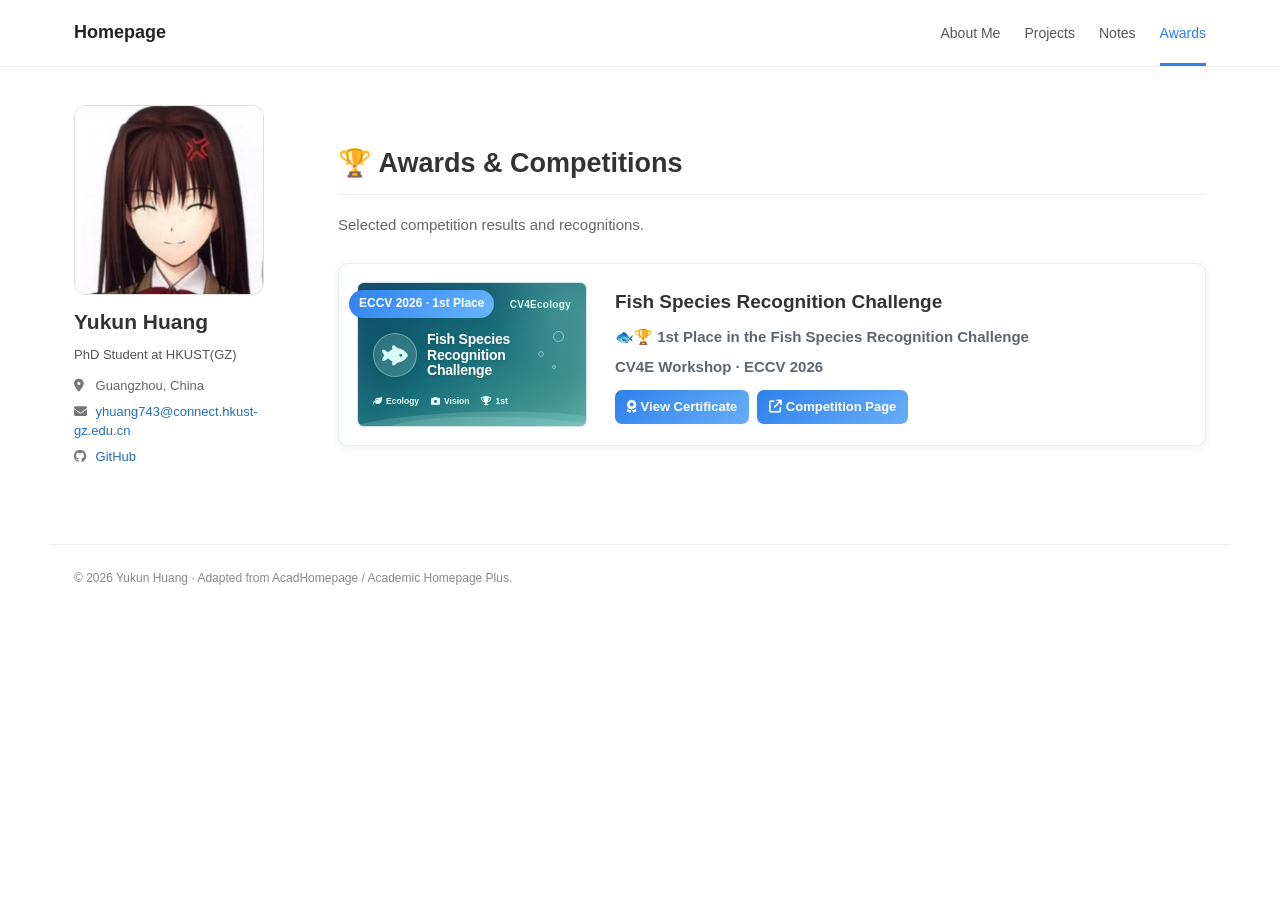
<file: awards.html>
<!doctype html><html lang="en"><head><meta charset="utf-8"><meta name="viewport" content="width=device-width,initial-scale=1"><link rel="icon" type="image/svg+xml" href="assets/images/favicon.svg"><title>Yukun Huang</title><link rel="stylesheet" href="styles.css"><link rel="stylesheet" href="https://cdnjs.cloudflare.com/ajax/libs/font-awesome/6.5.2/css/all.min.css"></head><body><header class="masthead"><div class="masthead-inner"><a class="home-link" href="index.html">Homepage</a><nav class="main-nav"><a href="index.html">About Me</a><a href="projects.html">Projects</a><a href="notes.html">Notes</a><a class="active" href="awards.html">Awards</a></nav></div></header><div class="site-shell"><aside class="sidebar"><img class="avatar" src="assets/images/profile.jpg" alt="Yukun Huang (Charli) avatar" style="object-fit:contain;padding:0;display:block;background:#fff;"><h2>Yukun Huang</h2><p class="sidebar-bio">PhD Student at HKUST(GZ)</p><ul class="profile-list"><li><i class="fa-solid fa-location-dot"></i> Guangzhou, China</li><li><a href="mailto:yhuang743@connect.hkust-gz.edu.cn"><i class="fa-solid fa-envelope"></i> yhuang743@connect.hkust-gz.edu.cn</a></li><li><a href="https://github.com/huangyukun26" target="_blank" rel="noreferrer"><i class="fa-brands fa-github"></i> GitHub</a></li></ul></aside><main class="page-content"><h1 class="page-title">🏆 Awards & Competitions</h1><p class="page-subtitle">Selected competition results and recognitions.</p><div class="paper-box floating-card"><div class="paper-box-image"><div class="badge">ECCV 2026 · 1st Place</div><div class="cv4e-cover" aria-label="CV4Ecology Fish Species Recognition Challenge cover"><div class="cv4e-top" style="justify-content:flex-end"><span class="cv4e-mini">CV4Ecology</span></div><div class="cv4e-center"><div class="cv4e-icon"><i class="fa-solid fa-fish-fins"></i></div><div><div class="cv4e-title">Fish Species</div><div class="cv4e-title">Recognition Challenge</div></div></div><div class="cv4e-bottom"><span><i class="fa-solid fa-leaf"></i> Ecology</span><span><i class="fa-solid fa-camera"></i> Vision</span><span><i class="fa-solid fa-trophy"></i> 1st</span></div><span class="cv4e-bubble b1"></span><span class="cv4e-bubble b2"></span><span class="cv4e-bubble b3"></span><span class="cv4e-wave w1"></span><span class="cv4e-wave w2"></span></div></div><div class="paper-box-text"><h3>Fish Species Recognition Challenge</h3><p><strong>🐟🏆 1st Place in the Fish Species Recognition Challenge</strong></p><p><strong>CV4E Workshop · ECCV 2026</strong></p><div class="award-actions"><button type="button" class="btn-accent certificate-trigger" data-certificate-open><i class="fa-solid fa-award"></i> View Certificate</button><a class="btn-accent" href="https://www.codabench.org/competitions/16815/#/pages-tab" target="_blank" rel="noreferrer"><i class="fa-solid fa-arrow-up-right-from-square"></i> Competition Page</a></div></div></div></main></div><div class="certificate-modal" id="certificate-modal" aria-hidden="true"><div class="certificate-dialog" role="dialog" aria-modal="true" aria-labelledby="certificate-title"><div class="certificate-topbar"><div><span class="certificate-kicker">Official Certificate</span><h2 id="certificate-title">1st Place · CV4E Workshop, ECCV 2026</h2></div><button class="certificate-close" type="button" aria-label="Close certificate" data-certificate-close><i class="fa-solid fa-xmark"></i></button></div><div class="certificate-frame"><img src="assets/images/cv4e-first-place-certificate.jpg" alt="First place certificate presented to Yukun Huang for the Fish Species Recognition Challenge at the CV4E Workshop, ECCV 2026"></div><div class="certificate-caption"><i class="fa-solid fa-circle-check"></i><span>Presented to Yukun Huang for achieving first place in the Fish Species Recognition Challenge.</span></div></div></div><script>(()=>{const modal=document.getElementById('certificate-modal');const openBtn=document.querySelector('[data-certificate-open]');const closeBtn=modal?.querySelector('[data-certificate-close]');if(!modal||!openBtn||!closeBtn)return;const open=()=>{modal.classList.add('is-open');modal.setAttribute('aria-hidden','false');document.body.classList.add('modal-open');closeBtn.focus()};const close=()=>{modal.classList.remove('is-open');modal.setAttribute('aria-hidden','true');document.body.classList.remove('modal-open');openBtn.focus()};openBtn.addEventListener('click',open);closeBtn.addEventListener('click',close);modal.addEventListener('click',e=>{if(e.target===modal)close()});document.addEventListener('keydown',e=>{if(e.key==='Escape'&&modal.classList.contains('is-open'))close()})})();</script><footer class="site-footer">© 2026 Yukun Huang · Adapted from AcadHomepage / Academic Homepage Plus.</footer></body></html>
</file>
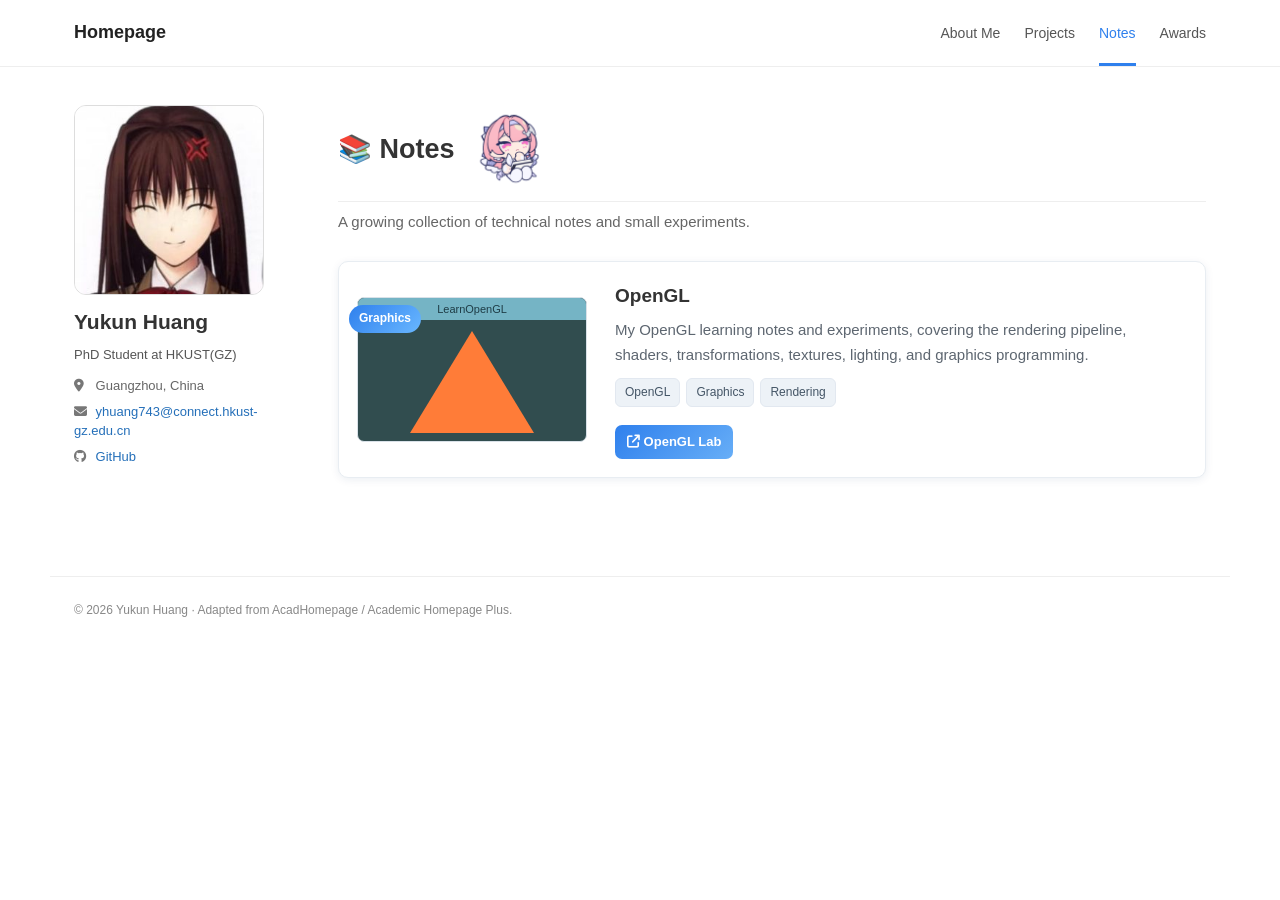
<file: notes.html>
<!doctype html><html lang="en"><head><meta charset="utf-8"><meta name="viewport" content="width=device-width,initial-scale=1"><link rel="icon" type="image/svg+xml" href="assets/images/favicon.svg"><title>Yukun Huang</title><link rel="stylesheet" href="styles.css"><link rel="stylesheet" href="gif.css"><link rel="stylesheet" href="https://cdnjs.cloudflare.com/ajax/libs/font-awesome/6.5.2/css/all.min.css"></head><body><header class="masthead"><div class="masthead-inner"><a class="home-link" href="index.html">Homepage</a><nav class="main-nav"><a href="index.html">About Me</a><a href="projects.html">Projects</a><a class="active" href="notes.html">Notes</a><a href="awards.html">Awards</a></nav></div></header><div class="site-shell"><aside class="sidebar"><img class="avatar" src="assets/images/profile.jpg" alt="Yukun Huang (Charli) avatar" style="object-fit:contain;padding:0;display:block;background:#fff;"><h2>Yukun Huang</h2><p class="sidebar-bio">PhD Student at HKUST(GZ)</p><ul class="profile-list"><li><i class="fa-solid fa-location-dot"></i> Guangzhou, China</li><li><a href="mailto:yhuang743@connect.hkust-gz.edu.cn"><i class="fa-solid fa-envelope"></i> yhuang743@connect.hkust-gz.edu.cn</a></li><li><a href="https://github.com/huangyukun26" target="_blank" rel="noreferrer"><i class="fa-brands fa-github"></i> GitHub</a></li></ul></aside><main class="page-content"><div class="heading-with-gif page-heading"><h1 class="page-title">📚 Notes</h1><img class="heading-gif" src="assets/images/notes.gif?v=3" alt="" aria-hidden="true" onerror="this.style.display='none'"></div><p class="page-subtitle">A growing collection of technical notes and small experiments.</p><div class="paper-box floating-card"><div class="paper-box-image"><div class="badge">Graphics</div><div class="opengl-preview"></div></div><div class="paper-box-text"><h3>OpenGL</h3><p>My OpenGL learning notes and experiments, covering the rendering pipeline, shaders, transformations, textures, lighting, and graphics programming.</p><div class="tag-row"><span class="inner-tag-badge">OpenGL</span><span class="inner-tag-badge">Graphics</span><span class="inner-tag-badge">Rendering</span></div><a class="btn-accent" href="https://huangyukun26.github.io/myOpengl-lab/" target="_blank" rel="noreferrer"><i class="fa-solid fa-arrow-up-right-from-square"></i> OpenGL Lab</a></div></div></main></div><footer class="site-footer">© 2026 Yukun Huang · Adapted from AcadHomepage / Academic Homepage Plus.</footer></body></html>
</file>
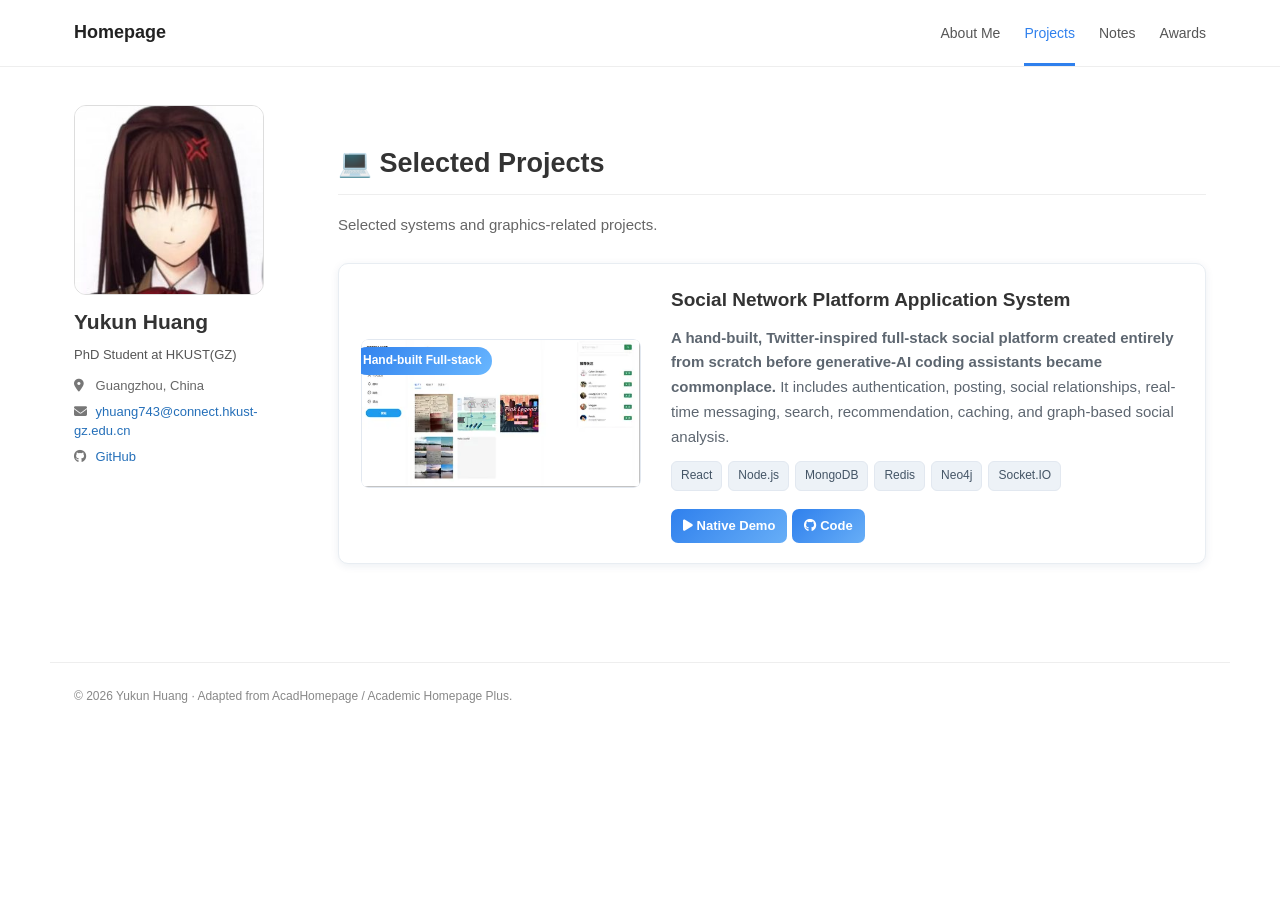
<file: projects.html>
<!doctype html><html lang="en"><head><meta charset="utf-8"><meta name="viewport" content="width=device-width,initial-scale=1"><link rel="icon" type="image/svg+xml" href="assets/images/favicon.svg"><title>Yukun Huang</title><link rel="stylesheet" href="styles.css"><link rel="stylesheet" href="https://cdnjs.cloudflare.com/ajax/libs/font-awesome/6.5.2/css/all.min.css"></head><body><header class="masthead"><div class="masthead-inner"><a class="home-link" href="index.html">Homepage</a><nav class="main-nav"><a href="index.html">About Me</a><a class="active" href="projects.html">Projects</a><a href="notes.html">Notes</a><a href="awards.html">Awards</a></nav></div></header><div class="site-shell"><aside class="sidebar"><img class="avatar" src="assets/images/profile.jpg" alt="Yukun Huang (Charli) avatar" style="object-fit:contain;padding:0;display:block;background:#fff;"><h2>Yukun Huang</h2><p class="sidebar-bio">PhD Student at HKUST(GZ)</p><ul class="profile-list"><li><i class="fa-solid fa-location-dot"></i> Guangzhou, China</li><li><a href="mailto:yhuang743@connect.hkust-gz.edu.cn"><i class="fa-solid fa-envelope"></i> yhuang743@connect.hkust-gz.edu.cn</a></li><li><a href="https://github.com/huangyukun26" target="_blank" rel="noreferrer"><i class="fa-brands fa-github"></i> GitHub</a></li></ul></aside><main class="page-content"><h1 class="page-title">💻 Selected Projects</h1><p class="page-subtitle">Selected systems and graphics-related projects.</p><div class="paper-box floating-card project-card"><div class="paper-box-image project-preview"><div class="badge">Hand-built Full-stack</div><img class="project-preview-image" src="assets/images/social-network.webp" alt="Social Network Platform interface"></div><div class="paper-box-text"><h3>Social Network Platform Application System</h3><p><strong>A hand-built, Twitter-inspired full-stack social platform created entirely from scratch before generative-AI coding assistants became commonplace.</strong> It includes authentication, posting, social relationships, real-time messaging, search, recommendation, caching, and graph-based social analysis.</p><div class="tag-row"><span class="inner-tag-badge">React</span><span class="inner-tag-badge">Node.js</span><span class="inner-tag-badge">MongoDB</span><span class="inner-tag-badge">Redis</span><span class="inner-tag-badge">Neo4j</span><span class="inner-tag-badge">Socket.IO</span></div><a class="btn-accent" href="social-network-demo/"><i class="fa-solid fa-play"></i> Native Demo</a> <a class="btn-accent" href="https://github.com/huangyukun26/SocialNetworkPlatformApplicationSystem" target="_blank" rel="noreferrer"><i class="fa-brands fa-github"></i> Code</a></div></div></main></div><footer class="site-footer">© 2026 Yukun Huang · Adapted from AcadHomepage / Academic Homepage Plus.</footer></body></html>
</file>
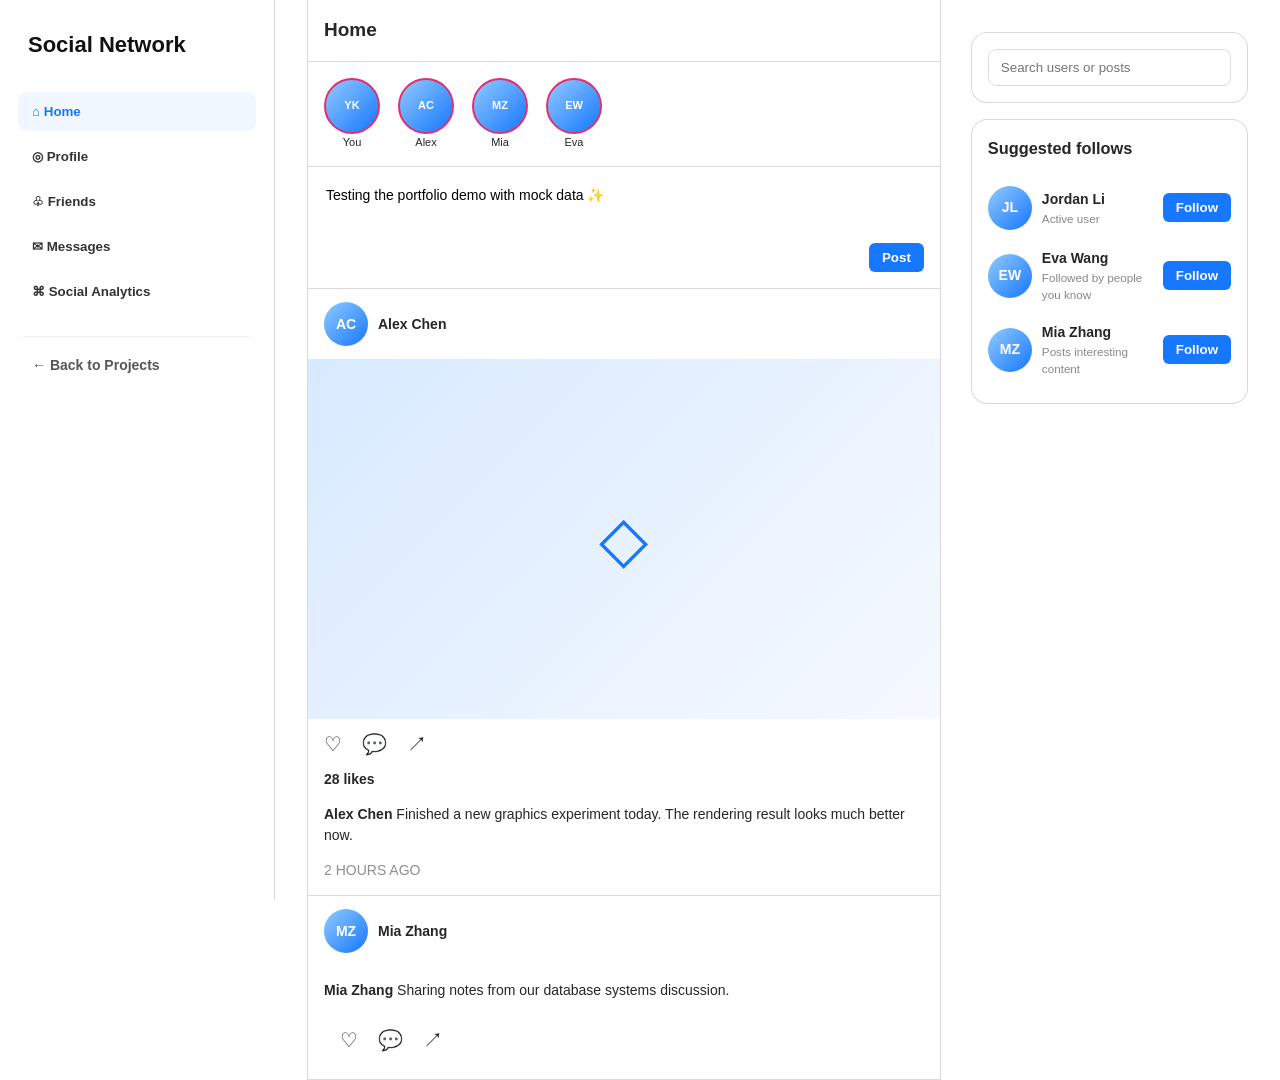
<file: social-demo.html>
<!doctype html><html lang="en"><head><meta charset="utf-8"><meta name="viewport" content="width=device-width,initial-scale=1"><title>Social Network Demo | Yukun Huang</title><style>*{box-sizing:border-box}body{margin:0;font:14px/1.5 -apple-system,BlinkMacSystemFont,"Segoe UI",sans-serif;color:#262626;background:#fff}.app{min-height:100vh}.side{position:fixed;left:0;top:0;bottom:0;width:275px;border-right:1px solid rgba(0,0,0,.15);background:#fff;padding:24px 18px;z-index:5}.logo{font-size:22px;font-weight:800;margin:4px 10px 28px;color:#111}.side button,.back{width:100%;border:0;background:transparent;text-align:left;padding:12px 14px;margin:3px 0;border-radius:9px;font-weight:600;cursor:pointer;color:#333}.side button:hover,.side button.active{background:#f0f7ff;color:#1677ff}.back{display:block;text-decoration:none;color:#555;border-top:1px solid #eee;margin-top:22px;padding-top:18px}.main-layout{margin-left:275px;max-width:1400px;padding:0 32px;display:flex;justify-content:center;gap:30px}.content{width:800px;min-height:100vh;border-left:1px solid rgba(0,0,0,.15);border-right:1px solid rgba(0,0,0,.15);background:#fff}.right{width:350px;position:sticky;top:16px;height:fit-content;padding-top:16px}.top{padding:16px;border-bottom:1px solid rgba(0,0,0,.15);font-size:19px;font-weight:700;position:sticky;top:0;background:rgba(255,255,255,.94);z-index:2}.panel{display:none}.panel.active{display:block}.stories{padding:16px;border-bottom:1px solid rgba(0,0,0,.15);display:flex;gap:18px;overflow:hidden}.story{text-align:center;font-size:11px}.avatar{width:44px;height:44px;border-radius:50%;background:linear-gradient(135deg,#91caff,#1677ff);display:inline-grid;place-items:center;color:#fff;font-weight:700}.story .avatar{width:56px;height:56px;border:2px solid #e1306c;padding:2px}.composer{padding:16px;border-bottom:1px solid rgba(0,0,0,.15)}.composer textarea{width:100%;border:0;resize:none;font:inherit;outline:0;min-height:54px}.composer button,.follow{float:right;border:0;background:#1677ff;color:white;border-radius:6px;padding:7px 13px;font-weight:600;cursor:pointer}.post{border-bottom:1px solid rgba(0,0,0,.15)}.post-head{display:flex;align-items:center;padding:13px 16px;gap:10px;font-weight:600}.post-media{height:360px;background:linear-gradient(135deg,#d8eaff,#f6f9ff);display:grid;place-items:center;color:#1677ff;font-size:64px}.post-actions{padding:10px 16px;font-size:20px}.post-body{padding:0 16px 14px}.muted{color:#8e8e8e}.box{margin-bottom:16px;padding:16px;border:1px solid rgba(0,0,0,.15);border-radius:16px;background:#fff}.search{width:100%;padding:10px 12px;border:1px solid #ddd;border-radius:8px}.suggest{display:flex;align-items:center;gap:10px;padding:9px 0}.suggest .info{flex:1}.suggest small{display:block;color:#888}.profile-cover{padding:28px 24px;display:flex;align-items:center;gap:20px;border-bottom:1px solid #eee}.profile-cover .avatar{width:88px;height:88px;font-size:26px}.stats{display:flex;gap:24px;margin-top:12px}.card{margin:16px;padding:18px;border:1px solid #e5e5e5;border-radius:10px}.friends-grid{display:grid;grid-template-columns:1fr 1fr;gap:12px;padding:16px}.friend{border:1px solid #eee;border-radius:10px;padding:14px}.messages{display:grid;grid-template-columns:250px 1fr;min-height:650px}.threads{border-right:1px solid #eee}.thread{padding:14px;border-bottom:1px solid #eee}.thread.active{background:#f0f7ff}.chat{padding:20px}.bubble{max-width:70%;padding:10px 13px;border-radius:16px;background:#f1f1f1;margin:10px 0}.bubble.me{margin-left:auto;background:#1677ff;color:#fff}.network{height:520px;position:relative;background:#fafcff}.node{position:absolute;width:70px;height:70px;border-radius:50%;background:#e6f4ff;border:2px solid #69b1ff;display:grid;place-items:center;color:#0958d9;font-weight:700}.n1{left:45%;top:210px}.n2{left:15%;top:80px}.n3{right:15%;top:90px}.n4{left:18%;bottom:70px}.n5{right:18%;bottom:80px}@media(max-width:1180px){.right{display:none}.main-layout{justify-content:flex-start}.content{width:min(800px,100%)}}@media(max-width:760px){.side{position:static;width:100%;display:flex;overflow:auto;padding:8px}.logo{display:none}.side button,.back{width:auto;white-space:nowrap;margin:0}.main-layout{margin:0;padding:0}.content{border:0}.messages{grid-template-columns:1fr}.threads{display:none}}</style></head><body><div class="app"><aside class="side"><div class="logo">Social Network</div><button class="active" data-panel="feed">⌂ Home</button><button data-panel="profile">◎ Profile</button><button data-panel="friends">♧ Friends</button><button data-panel="messages">✉ Messages</button><button data-panel="network">⌘ Social Analytics</button><a class="back" href="projects.html">← Back to Projects</a></aside><div class="main-layout"><main class="content"><section id="feed" class="panel active"><div class="top">Home</div><div class="stories"><div class="story"><span class="avatar">YK</span><br>You</div><div class="story"><span class="avatar">AC</span><br>Alex</div><div class="story"><span class="avatar">MZ</span><br>Mia</div><div class="story"><span class="avatar">EW</span><br>Eva</div></div><div class="composer"><textarea placeholder="What's happening?">Testing the portfolio demo with mock data ✨</textarea><button onclick="alert('Mock action: post created locally')">Post</button><div style="clear:both"></div></div><article class="post"><div class="post-head"><span class="avatar">AC</span> Alex Chen</div><div class="post-media">◇</div><div class="post-actions">♡　💬　↗</div><div class="post-body"><strong>28 likes</strong><p><strong>Alex Chen</strong> Finished a new graphics experiment today. The rendering result looks much better now.</p><span class="muted">2 HOURS AGO</span></div></article><article class="post"><div class="post-head"><span class="avatar">MZ</span> Mia Zhang</div><div class="post-body"><p><strong>Mia Zhang</strong> Sharing notes from our database systems discussion.</p><div class="post-actions">♡　💬　↗</div></div></article></section><section id="profile" class="panel"><div class="top">Profile</div><div class="profile-cover"><span class="avatar">YK</span><div><h2 style="margin:0">Charli</h2><p>Computer Graphics · 3D Vision</p><div class="stats"><b>126 posts</b><b>438 followers</b><b>312 following</b></div></div></div><div class="card"><h3>About</h3><p>This mock profile uses local demo data while preserving the structure of the original React application.</p></div></section><section id="friends" class="panel"><div class="top">Friends</div><div class="friends-grid"><div class="friend"><span class="avatar">JL</span><h3>Jordan Li</h3><p>18 mutual friends</p><button class="follow">Follow</button><div style="clear:both"></div></div><div class="friend"><span class="avatar">EW</span><h3>Eva Wang</h3><p>11 mutual friends</p><button class="follow">Follow</button><div style="clear:both"></div></div><div class="friend"><span class="avatar">MZ</span><h3>Mia Zhang</h3><p>7 mutual friends</p><button class="follow">Follow</button><div style="clear:both"></div></div></div></section><section id="messages" class="panel"><div class="top">Messages</div><div class="messages"><div class="threads"><div class="thread active"><b>Alex Chen</b><br><span class="muted">Send me the latest branch...</span></div><div class="thread"><b>Mia Zhang</b><br><span class="muted">Thanks!</span></div></div><div class="chat"><h3>Alex Chen</h3><div class="bubble">Are you free to review the project tonight?</div><div class="bubble me">Sure — send me the latest branch and I'll take a look.</div><div class="bubble">Great, thanks!</div></div></div></section><section id="network" class="panel"><div class="top">Social Analytics</div><div class="network"><div class="node n1">You</div><div class="node n2">Alex</div><div class="node n3">Mia</div><div class="node n4">Eva</div><div class="node n5">Jordan</div></div></section></main><aside class="right"><div class="box"><input class="search" placeholder="Search users or posts"></div><div class="box"><h3 style="margin-top:0">Suggested follows</h3><div class="suggest"><span class="avatar">JL</span><div class="info"><b>Jordan Li</b><small>Active user</small></div><button class="follow">Follow</button></div><div class="suggest"><span class="avatar">EW</span><div class="info"><b>Eva Wang</b><small>Followed by people you know</small></div><button class="follow">Follow</button></div><div class="suggest"><span class="avatar">MZ</span><div class="info"><b>Mia Zhang</b><small>Posts interesting content</small></div><button class="follow">Follow</button></div></div></aside></div></div><script>document.querySelectorAll('.side button[data-panel]').forEach(b=>b.onclick=()=>{document.querySelectorAll('.side button').forEach(x=>x.classList.remove('active'));document.querySelectorAll('.panel').forEach(x=>x.classList.remove('active'));b.classList.add('active');document.getElementById(b.dataset.panel).classList.add('active')});document.querySelectorAll('.follow').forEach(b=>b.onclick=()=>{b.textContent=b.textContent==='Following'?'Follow':'Following'})</script></body></html>
</file>
<file: styles.css>
:root{--accent:#2f80ed;--accent2:#70b7ff;--text:#333;--muted:#666;--line:#e6e6e6;--soft:#f6f9fc;--card:#fff;--shadow:0 4px 14px rgba(30,75,120,.10)}*{box-sizing:border-box}html{scroll-behavior:smooth}body{margin:0;color:var(--text);background:#fff;font:15px/1.65 -apple-system,BlinkMacSystemFont,"Segoe UI",Roboto,Helvetica,Arial,sans-serif}a{color:#246fb9;text-decoration:none}a:hover{color:var(--accent)}.masthead{border-bottom:1px solid #eee;background:#fff;position:sticky;top:0;z-index:20}.masthead-inner{max-width:1180px;margin:auto;min-height:64px;padding:0 24px;display:flex;align-items:center;gap:34px}.home-link{font-size:18px;font-weight:700;color:#222;margin-right:auto}.main-nav{display:flex;gap:24px}.main-nav a{color:#555;font-size:14px;padding:22px 0 18px;border-bottom:3px solid transparent}.main-nav a:hover,.main-nav a.active{color:var(--accent);border-color:var(--accent)}.site-shell{max-width:1180px;margin:38px auto 0;padding:0 24px;display:grid;grid-template-columns:210px minmax(0,1fr);gap:54px}.sidebar{font-size:13px}.avatar{width:190px;height:190px;border-radius:12px;border:1px solid #ddd;padding:0;margin-bottom:10px;overflow:hidden;position:relative;background:#fff;object-fit:contain}.placeholder-bird .bird-body{position:absolute;width:116px;height:122px;background:#17191d;border-radius:50%;left:25px;top:44px}.placeholder-bird .bird-head{position:absolute;width:82px;height:83px;background:#0d1014;border-radius:50%;right:15px;top:24px}.placeholder-bird .bird-eye{position:absolute;width:15px;height:19px;background:#fff6c9;border-radius:50%;top:46px}.placeholder-bird .e1{right:63px}.placeholder-bird .e2{right:27px}.placeholder-bird .bird-hand{position:absolute;width:65px;height:46px;background:#ffc928;border:4px solid #bb8700;border-radius:45% 55% 55% 45%;right:22px;top:79px;transform:rotate(-7deg)}.sidebar h2{font-size:21px;margin:8px 0 4px}.sidebar-bio{margin:0 0 12px;color:#555}.profile-list{list-style:none;margin:0;padding:0}.profile-list li{margin:7px 0;color:#666;line-height:1.45}.profile-list i{width:18px;color:#777}.page-content{min-width:0;padding-bottom:40px}.intro{font-size:16px;margin-top:0}.accent-text{color:var(--accent);font-weight:700}.primary-gradient-text{background:linear-gradient(135deg,#2f80ed,#69b7ff);-webkit-background-clip:text;background-clip:text;color:transparent;font-weight:700}.quote-accent{margin:24px 0;padding:18px 22px;border-left:4px solid var(--accent);background:linear-gradient(90deg,#f3f8ff,#fbfdff);border-radius:0 8px 8px 0}.quote-accent ul{margin-bottom:0}.highlight-blocks{display:grid;grid-template-columns:repeat(3,minmax(0,1fr));gap:16px;margin:28px 0 36px}.highlight-block{padding:18px;border-radius:10px;background:#fff;border:1px solid #e8edf2}.highlight-block h3{margin:0 0 10px;font-size:17px}.highlight-block i{color:var(--accent);margin-right:7px}.highlight-block ul{margin:0;padding-left:20px}.floating-card{box-shadow:0 2px 8px rgba(1,47,99,.08);transition:.2s}.floating-card:hover{transform:translateY(-2px);box-shadow:0 5px 15px rgba(1,47,99,.12)}.btn-accent{display:inline-block;margin-top:8px;padding:6px 12px;border-radius:7px;background:linear-gradient(135deg,#2f80ed,#67aef7);color:#fff!important;font-size:13px;font-weight:600}.page-content h1{font-size:27px;margin:36px 0 18px;padding-bottom:8px;border-bottom:1px solid #eee}.news-list{padding-left:20px}.news-list li{margin:9px 0}.anchor{display:block;position:relative;top:-88px;visibility:hidden}.page-title{font-size:30px;margin:0 0 8px}.page-subtitle{color:#666;margin:0 0 26px}.paper-box{display:grid;grid-template-columns:230px 1fr;gap:28px;padding:18px;margin:0 0 18px;border:1px solid #e8edf2;border-radius:10px;background:#fff;box-shadow:0 2px 8px rgba(1,47,99,.08);align-items:center}.paper-box-image{position:relative}.paper-box-image img,.fake-thumb{width:100%;height:145px;object-fit:cover;border-radius:7px;border:1px solid #e2e8f0;background:#eef4f8}.badge{position:absolute;z-index:2;left:-8px;top:8px;padding:4px 10px;border-radius:14px;background:linear-gradient(135deg,#2f80ed,#69b7ff);color:#fff;font-size:12px;font-weight:700}.paper-box-text h3{margin:0 0 7px;font-size:19px}.paper-box-text p{margin:6px 0;color:#5d6670}.tag-row{display:flex;flex-wrap:wrap;gap:6px;margin:10px 0}.inner-tag-badge{display:inline-block;font-size:12px;color:#456;background:#edf2f7;border:1px solid #e2e8f0;padding:4px 9px;border-radius:6px}.opengl-preview{height:145px;background:#314d4f;border-radius:7px;position:relative;overflow:hidden;border:1px solid #d9e1e8}.opengl-preview:before{content:"LearnOpenGL";position:absolute;left:0;right:0;top:0;height:22px;line-height:22px;text-align:center;font-size:11px;background:#75b4c5;color:#1e3c46}.opengl-preview:after{content:"";position:absolute;left:50%;top:33px;transform:translateX(-50%);width:0;height:0;border-left:62px solid transparent;border-right:62px solid transparent;border-bottom:102px solid #ff7c38}.site-footer{max-width:1180px;margin:40px auto 0;padding:24px;border-top:1px solid #eee;color:#888;font-size:12px}.demo-shell{max-width:1180px;margin:30px auto;padding:0 24px}.demo-app{display:grid;grid-template-columns:220px 1fr;min-height:650px;border:1px solid #ddd;border-radius:10px;overflow:hidden;box-shadow:var(--shadow)}.demo-nav{background:#183a5d;padding:18px}.demo-nav h3{color:#fff;margin:0 0 18px}.demo-nav button{width:100%;display:block;border:0;background:transparent;color:#cfe2f4;padding:10px;text-align:left;border-radius:6px;cursor:pointer}.demo-nav button.active,.demo-nav button:hover{background:#2f80ed;color:#fff}.demo-main{padding:26px;background:#f7f9fb}.demo-panel{display:none}.demo-panel.active{display:block}.feed-item,.profile-box,.message-box,.network-box{background:#fff;border:1px solid #e1e6eb;border-radius:8px;padding:16px;margin-bottom:12px}.tiny-avatar{display:inline-block;width:36px;height:36px;border-radius:50%;background:linear-gradient(135deg,#70b7ff,#2f80ed);vertical-align:middle;margin-right:9px}.network{height:300px;position:relative}.node{position:absolute;width:58px;height:58px;border-radius:50%;display:grid;place-items:center;background:#eaf3ff;border:2px solid #5aa5f0;color:#245984;font-size:11px;font-weight:700}.n1{left:45%;top:115px}.n2{left:15%;top:35px}.n3{right:15%;top:45px}.n4{left:18%;bottom:28px}.n5{right:18%;bottom:25px}.cv4e-cover{width:100%;height:145px;border-radius:7px;position:relative;overflow:hidden;border:1px solid #cfe4e7;background:linear-gradient(145deg,#0b4662 0%,#176d78 48%,#53a79f 100%);color:#fff;padding:14px 15px 12px;box-shadow:inset 0 0 28px rgba(255,255,255,.08)}.cv4e-cover:before{content:"";position:absolute;width:150px;height:150px;border-radius:50%;background:radial-gradient(circle,rgba(190,244,230,.22),rgba(190,244,230,0) 68%);right:-50px;top:-55px}.cv4e-top,.cv4e-center,.cv4e-bottom{position:relative;z-index:3}.cv4e-top{display:flex;align-items:center;justify-content:space-between}.cv4e-pill{font-size:9px;letter-spacing:.08em;text-transform:uppercase;font-weight:800;padding:3px 7px;border:1px solid rgba(255,255,255,.45);border-radius:999px;background:rgba(255,255,255,.10);backdrop-filter:blur(3px)}.cv4e-mini{font-size:10px;font-weight:800;letter-spacing:.03em;color:#dcfff5}.cv4e-center{display:flex;align-items:center;gap:10px;margin-top:18px}.cv4e-icon{width:44px;height:44px;flex:0 0 44px;border-radius:50%;display:grid;place-items:center;background:rgba(217,255,242,.16);border:1px solid rgba(219,255,244,.34);box-shadow:0 7px 18px rgba(0,37,49,.18)}.cv4e-icon i{font-size:23px;color:#d8fff3}.cv4e-title{font-size:14px;line-height:1.12;font-weight:800;letter-spacing:-.015em;text-shadow:0 1px 3px rgba(0,0,0,.15)}.cv4e-bottom{display:flex;gap:12px;margin-top:15px;font-size:8.5px;font-weight:700;color:#e6fff8}.cv4e-bottom span{display:flex;align-items:center;gap:4px}.cv4e-bottom i{font-size:9px}.cv4e-bubble{position:absolute;border:1px solid rgba(230,255,250,.45);border-radius:50%;z-index:1}.cv4e-bubble.b1{width:11px;height:11px;right:22px;top:48px}.cv4e-bubble.b2{width:6px;height:6px;right:42px;top:68px}.cv4e-bubble.b3{width:4px;height:4px;right:30px;top:82px}.cv4e-wave{position:absolute;left:-12%;width:125%;height:42px;border-radius:50%;z-index:0}.cv4e-wave.w1{bottom:-28px;background:rgba(174,236,224,.20);transform:rotate(-2deg)}.cv4e-wave.w2{bottom:-34px;left:12%;background:rgba(209,249,238,.14);transform:rotate(3deg)}@media(max-width:850px){.masthead-inner{gap:14px}.main-nav{gap:12px;overflow-x:auto}.site-shell{grid-template-columns:1fr;gap:26px}.sidebar{display:grid;grid-template-columns:110px 1fr;column-gap:18px;align-items:start}.avatar{width:105px;height:105px;grid-row:1/5}.placeholder-bird{transform-origin:top left}.profile-list{grid-column:2}.highlight-blocks{grid-template-columns:1fr}.paper-box{grid-template-columns:1fr}.paper-box-image{max-width:420px}.demo-app{grid-template-columns:1fr}.demo-nav{display:flex;overflow:auto;gap:6px}.demo-nav h3{display:none}.demo-nav button{width:auto;white-space:nowrap}}
.profile-list a{overflow-wrap:anywhere}
.experience-education{margin-top:42px}
.experience-education>h1{margin-bottom:24px}
.experience-education-grid{display:grid;grid-template-columns:1fr 1fr;gap:48px}
.experience-education-grid>div>h2{margin:0 0 20px;padding-bottom:10px;border-bottom:1px solid #eee;color:#747b88;font-size:15px;letter-spacing:.08em;text-transform:uppercase}
.timeline-item{display:flex;align-items:flex-start;gap:18px;margin:0 0 24px}
.timeline-logo{width:58px;height:58px;flex:0 0 58px}
.school-logo{object-fit:contain;padding:3px;background:#fff}
.placeholder-mark{display:grid;place-items:center;border-radius:8px;background:#f3f5f8;color:#8a94a3;font-size:20px}
.timeline-content{min-width:0;padding-top:1px}
.timeline-title{font-size:17px;line-height:1.35;font-weight:700;color:#222}
.timeline-subtitle{margin-top:3px;color:#6f7785;font-size:15px;line-height:1.45}
.timeline-note{margin-top:3px;color:#666;font-size:13px;line-height:1.45}
.placeholder-experience .timeline-title{color:#6f7785;font-weight:600}
@media(max-width:850px){.experience-education-grid{grid-template-columns:1fr;gap:28px}.timeline-logo{width:52px;height:52px;flex-basis:52px}.timeline-title{font-size:16px}}

.project-card{grid-template-columns:280px minmax(0,1fr);gap:30px;padding:20px 22px}
.project-preview{overflow:hidden;border-radius:8px}
.project-preview-image{display:block;width:100%;height:auto!important;aspect-ratio:auto!important;object-fit:initial!important;border:1px solid #e2e8f0;border-radius:8px;background:#fff}
.project-card .paper-box-text h3{margin-bottom:10px}
.project-card .paper-box-text p{margin:0 0 12px;line-height:1.65}
@media(max-width:850px){.project-card{grid-template-columns:1fr}.project-preview{max-width:460px}.project-preview-image{width:100%;height:auto!important}}

.award-actions{display:flex;flex-wrap:wrap;gap:8px;margin-top:10px}
.award-actions .btn-accent{margin-top:0}
.certificate-trigger{border:0;cursor:pointer;font-family:inherit}
.modal-open{overflow:hidden}
.certificate-modal{position:fixed;inset:0;z-index:1000;display:flex;align-items:center;justify-content:center;padding:28px;background:rgba(12,24,40,.68);backdrop-filter:blur(9px);-webkit-backdrop-filter:blur(9px);opacity:0;visibility:hidden;pointer-events:none;transition:opacity .22s ease,visibility .22s ease}
.certificate-modal.is-open{opacity:1;visibility:visible;pointer-events:auto}
.certificate-dialog{width:min(960px,96vw);max-height:92vh;overflow:auto;background:rgba(255,255,255,.97);border:1px solid rgba(255,255,255,.75);border-radius:20px;box-shadow:0 28px 80px rgba(0,0,0,.32);transform:translateY(12px) scale(.985);transition:transform .22s ease}
.certificate-modal.is-open .certificate-dialog{transform:translateY(0) scale(1)}
.certificate-topbar{display:flex;align-items:flex-start;justify-content:space-between;gap:20px;padding:18px 20px 14px}
.certificate-topbar h2{margin:2px 0 0;font-size:18px;line-height:1.35;color:#222}
.certificate-kicker{font-size:11px;font-weight:700;letter-spacing:.12em;text-transform:uppercase;color:var(--accent)}
.certificate-close{width:38px;height:38px;flex:0 0 38px;border:1px solid #e2e8f0;border-radius:50%;background:#fff;color:#536170;display:grid;place-items:center;cursor:pointer;font-size:16px;transition:.18s}
.certificate-close:hover{background:#f1f6fb;color:#222;transform:rotate(4deg)}
.certificate-frame{margin:0 20px;background:#eef2f6;border-radius:14px;overflow:hidden;border:1px solid #e2e8f0}
.certificate-frame img{display:block;width:100%;height:auto;background:#fff}
.certificate-caption{display:flex;align-items:center;gap:9px;padding:14px 20px 18px;color:#66717e;font-size:13px}
.certificate-caption i{color:#28a36a}
@media(max-width:650px){.certificate-modal{padding:12px}.certificate-dialog{border-radius:14px}.certificate-topbar{padding:14px}.certificate-frame{margin:0 10px;border-radius:10px}.certificate-caption{padding:12px 14px 15px;align-items:flex-start}.award-actions{gap:6px}}
</file>
<file: gif.css>
.heading-with-gif{display:flex;align-items:center;gap:14px;border-bottom:1px solid #eee;margin:36px 0 18px;padding-bottom:8px;min-height:82px}.heading-with-gif h1{margin:0!important;padding:0!important;border:0!important}.heading-with-gif.page-heading{margin:0 0 8px;min-height:84px}.heading-gif{width:88px;height:88px;object-fit:contain;display:block;flex:0 0 88px;background:transparent!important;border:0!important;box-shadow:none!important;image-rendering:auto}@media(max-width:850px){.heading-with-gif{gap:8px;min-height:68px}.heading-with-gif.page-heading{min-height:70px}.heading-gif{width:68px;height:68px;flex-basis:68px}}
</file>
